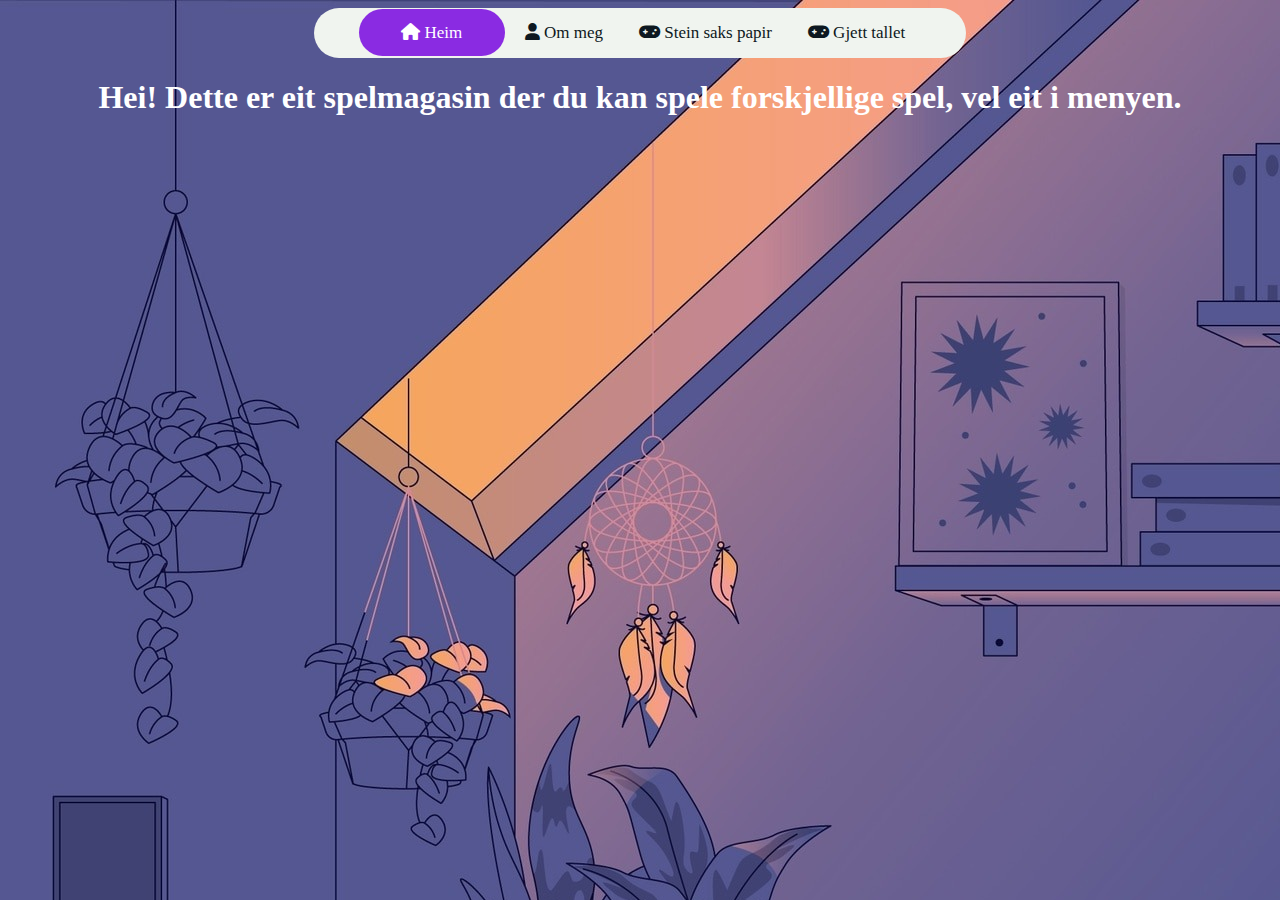
<file: index.html>
<!DOCTYPE html>
<html lang="en">
<head>
  <meta charset="UTF-8">
  <meta name="viewport" content="width=device-width, initial-scale=1.0">
  <title>Spelmagasin</title>
  <link rel="stylesheet" href="css/main.css">
  <link rel="stylesheet" href="https://cdnjs.cloudflare.com/ajax/libs/font-awesome/6.0.0-beta3/css/all.min.css">
</head>
<body>
  <div>
    <div class="topnav"> 
      <a class="active" href="index.html"><i class="fa-solid fa-house"></i> Heim</a>
      <a href="about.html"> <i class="fa-solid fa-user"></i> Om meg</a> 
      <a href="steinsakspapir.html"> <i class="fa-solid fa-gamepad"></i> Stein saks papir</a>
      <a href="guessthenumber.html"> <i class="fa-solid fa-gamepad"></i> Gjett tallet</a>
    </div>
  </div>
  <h1>Hei! Dette er eit spelmagasin der du kan spele forskjellige spel, vel eit i menyen.</h1>
</body>
</html>
</file>
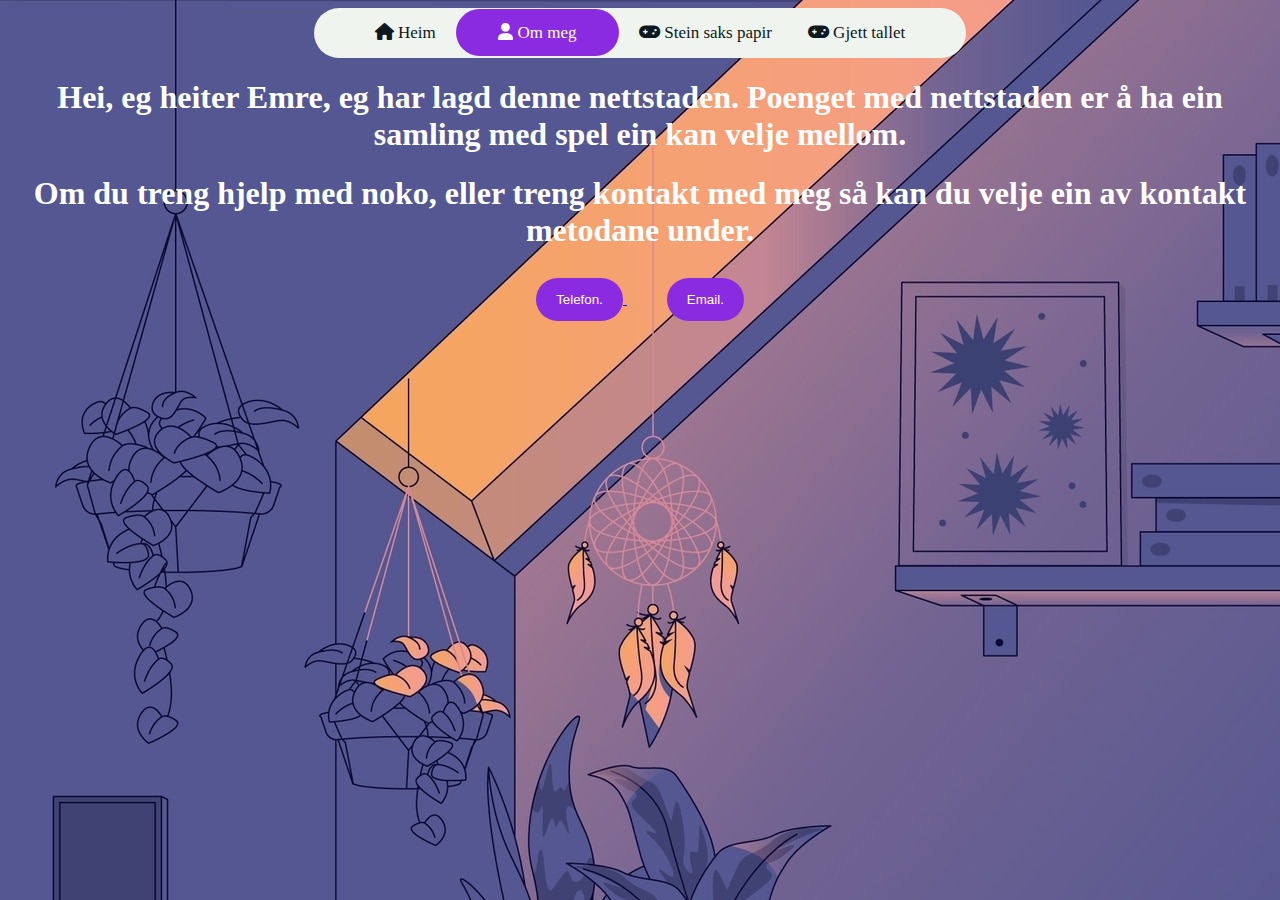
<file: about.html>
<!DOCTYPE html>
<html lang="en">
<head>
    <meta charset="UTF-8">
    <meta name="viewport" content="width=device-width, initial-scale=1.0">
    <title>Spelmagasin</title>
    <link rel="stylesheet" href="css/main.css">
    <link rel="stylesheet" href="https://cdnjs.cloudflare.com/ajax/libs/font-awesome/6.0.0-beta3/css/all.min.css"> <!--Denne koden er for å hente ikona som eg har plassert rundt på sida mi - This code is to get the icons that I have placed on my website.-->
    
</head>
<body>
    <div>
        <div class="topnav"> <!-- Denne div koden med topnav klassen er for å sørge for at alt eg skal ha i navbaren min holder seg i lag - This div with the class topnav stays together -->
          <a href="index.html"><i class="fa-solid fa-house"></i> Heim</a> <!-- Denne koden gjer at når eg trykke på heim i topnaven så komme eg til sida index.html, det er og ein i kode her som henter ikonet til heim - This code specifies that if I click heim in the topnav that it redirects me to index.html, theres also an i code here which gets the icon for heim-->
          <a class="active" href="about.html"> <i class="fa-solid fa-user"></i> Om meg</a> <!--Denne koden gjer at når eg trykke på om meg i topnaven så kjem eg til about.html, den henter og ikonet til om meg - This code specifies that if I click om meg it will redirect to about.html, the i code here gets the icon for om meg-->
          <a href="steinsakspapir.html"> <i class="fa-solid fa-gamepad"></i> Stein saks papir</a>
          <a href="guessthenumber.html "> <i class="fa-solid fa-gamepad"></i> Gjett tallet</a> <!--Denne koden gjer at når eg trykke på gjett tallet i topnaven så kjem eg til guessthenumber.html, den henter og ikonet til gjett tallet - This code specifies that if I click gjett tallet it will redirect to guessthenumber.html, the i code here gets the icon for gjett tallet-->
        </div>
    </div>
    <h1> Hei, eg heiter Emre, eg har lagd denne nettstaden. Poenget med nettstaden er å ha ein samling med spel ein kan velje mellom.</h1> 
    <h1> Om du treng hjelp med noko, eller treng kontakt med meg så kan du velje ein av kontakt metodane under. </h1>
    
    <a href="tlf:+4795553532">
        <button>
          Telefon.
        </button>
    </a>
    <a href="mailto:emre07.yirmi@gmail.com">
        <button class="right">
          Email.
        </button>
    </a>
</file>
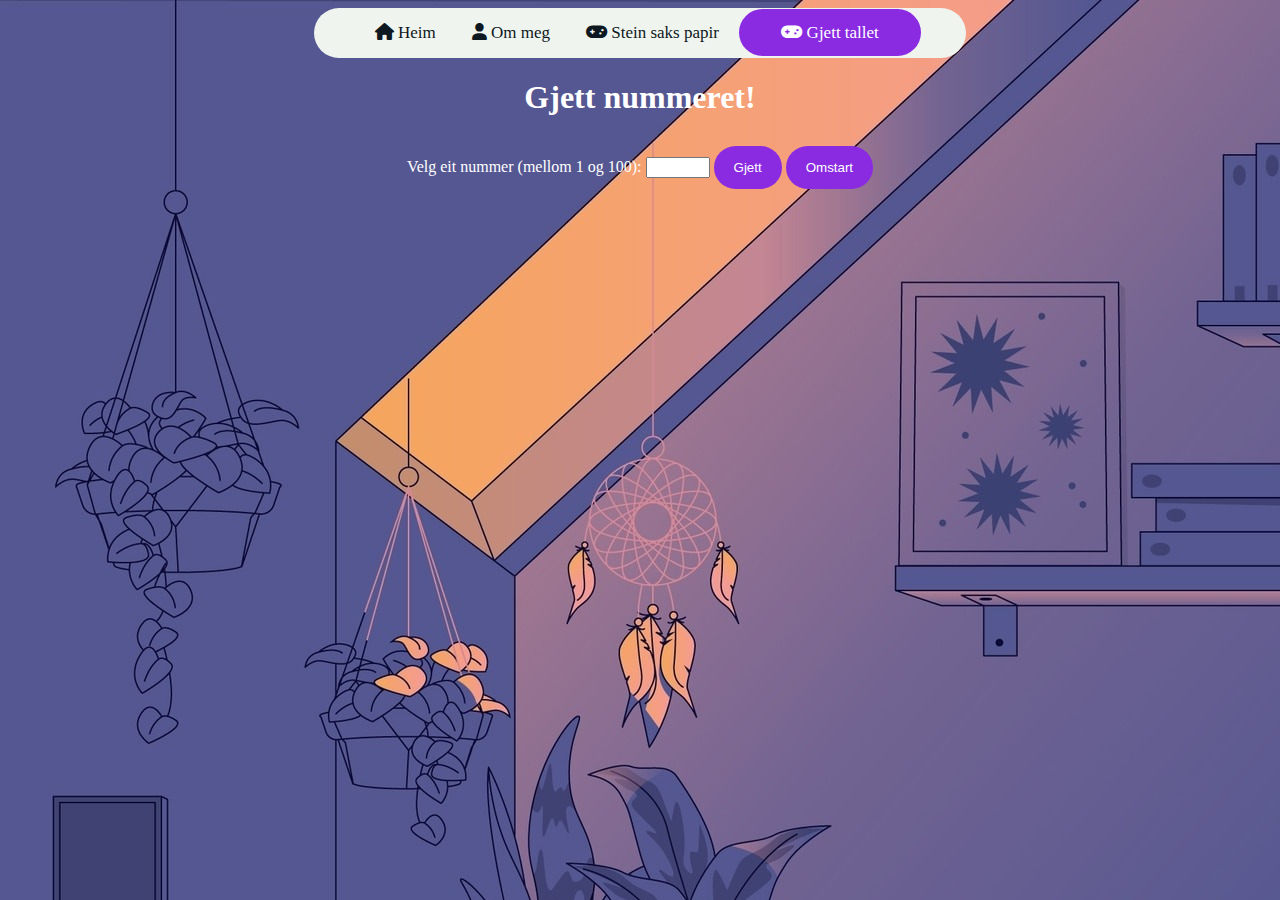
<file: guessthenumber.html>
<!DOCTYPE html>
<html lang="en">
<head>
    <meta charset="UTF-8">
    <meta name="viewport" content="width=device-width, initial-scale=1.0">
    <title>Guess the number!</title>
    <link rel="stylesheet" href="css/main.css">
    <link rel="stylesheet" href="https://cdnjs.cloudflare.com/ajax/libs/font-awesome/6.0.0-beta3/css/all.min.css">
</head>
<body>
    <div>
        <div class="topnav">
            <a href="index.html"><i class="fa-solid fa-house"></i> Heim</a>
            <a href="about.html"> <i class="fa-solid fa-user"></i> Om meg</a>
            <a href="steinsakspapir.html"> <i class="fa-solid fa-gamepad"></i> Stein saks papir</a>
            <a class="active" href="guessthenumber.html"> <i class="fa-solid fa-gamepad"></i> Gjett tallet</a>
        </div>
    </div>
    <h1>Gjett nummeret!</h1>

    <label for="guessInput">Velg eit nummer (mellom 1 og 100):</label>
    <input type="number" id="guessInput" min="1" max="100">
    <button onclick="checkGuess()">Gjett</button>
    <button onclick="restartGame()">Omstart</button>
    <p id="resultMessage"></p>

    <script src="js/guessthenumber.js"></script> 
    </body>
</html>
</file>
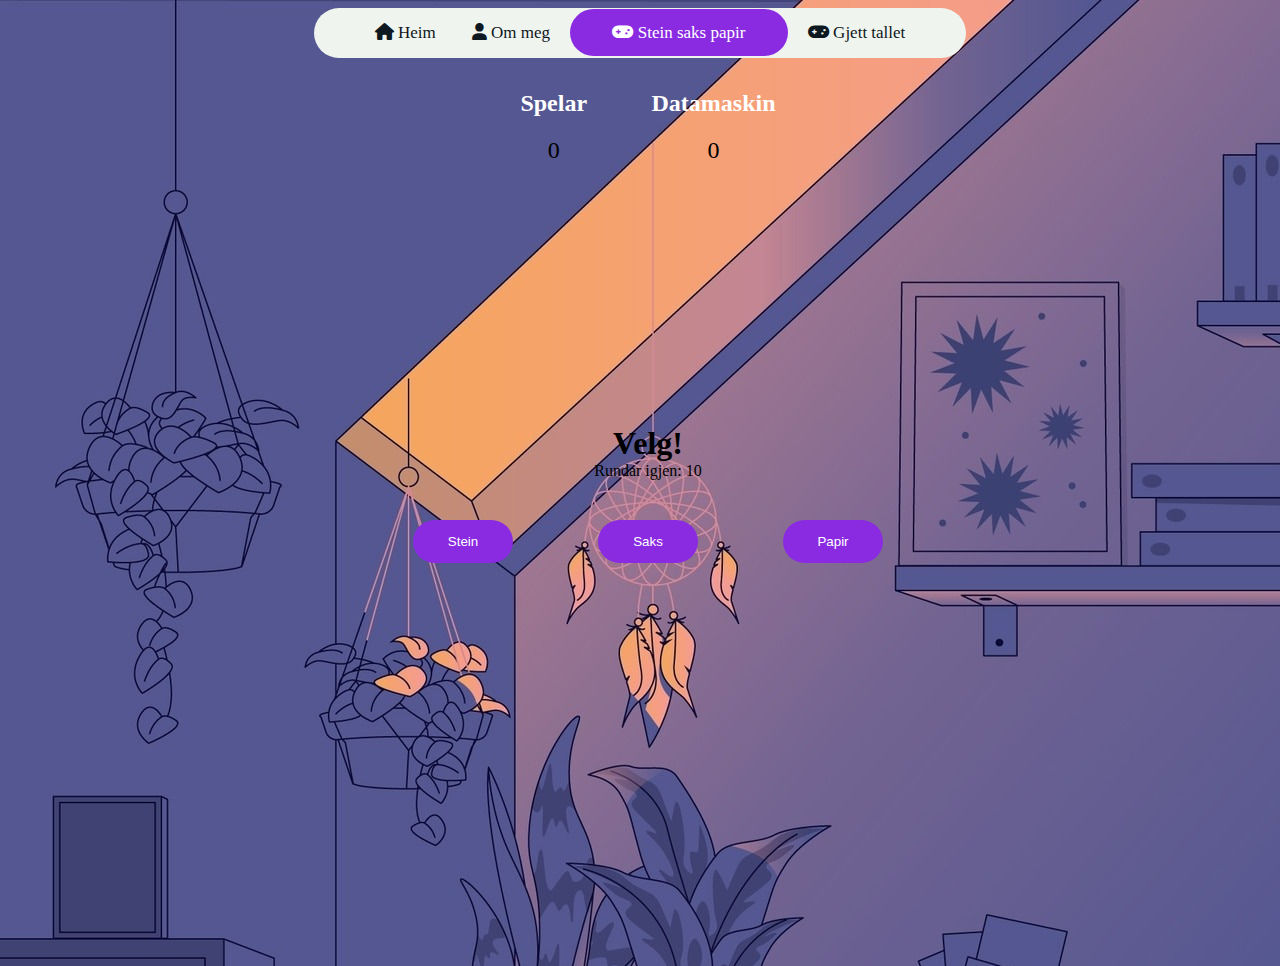
<file: steinsakspapir.html>
<!-- index.html -->
<!DOCTYPE html> 
<html lang="en"> 
<head> 
	<meta charset="UTF-8"> 
	<meta name="viewport" content="width=device-width, initial-scale=1.0"> 
	<link rel="stylesheet" href="css/main.css"> 
	<link rel="stylesheet" href="https://cdnjs.cloudflare.com/ajax/libs/font-awesome/6.0.0-beta3/css/all.min.css">
	<title>Stein saks papir</title> 
</head> 
<body> 
	<div class="topnav">
		<a href="index.html"><i class="fa-solid fa-house"></i> Heim</a>
		<a href="about.html"> <i class="fa-solid fa-user"></i> Om meg</a>
		<a class="active" href="steinsakspapir.html"> <i class="fa-solid fa-gamepad"></i> Stein saks papir</a>
		<a href="guessthenumber.html"> <i class="fa-solid fa-gamepad"></i> Gjett tallet</a>
	</div>
	
	<section class="game"> 
		<div class="score"> 
			<div class="playerScore"> 
				<h2>Spelar</h2> 
				<p class="p-count count">0</p> 
			</div>	 
			<div class="computerScore"> 
				<h2>Datamaskin</h2> 
				<p class="c-count count">0</p> 
			</div> 
		</div> 
		
		<div class="move">Velg!</div> 
		
		<div class="movesleft">Rundar igjen: 10 </div> 
		
		<div class="options"> 
			<button class="rock" style="background-color: blueviolet; padding: 14px 20px; margin: 8px 0; border: none; cursor: pointer; border-radius: 25px; color: white;">Stein</button> 
			<button class="paper" style="background-color: blueviolet; padding: 14px 20px; margin: 8px 0; border: none; cursor: pointer; border-radius: 25px; color: white;">Saks</button> 
			<button class="scissor" style="background-color: blueviolet; padding: 14px 20px; margin: 8px 0; border: none; cursor: pointer; border-radius: 25px; color: white;">Papir</button>	 
		</div> 
		
		<div class="result"></div> 
	</section> 

	<script src="js/steinsakspapir.js"></script> 
</body> 
</html>
</file>
<file: css/main.css>
body{
    background-image: url("../images/jahallo.jpg");
    justify-content: center;
    text-align: center;
}
        .topnav { 
    background-color: #F0F4EF;
    overflow: hidden;
    text-align: center;
    margin: auto;
    padding: 15px;
    width: fit-content;
    border-radius: 25px;
    padding-left: 45px;
    padding-right: 45px;
  }
  
  .topnav a { 
    color: #0D1821;
    text-align: center;
    padding: 14px 16px;
    text-decoration: none;
    font-size: 17px;
    border-radius: 25px;
  }
  
  .topnav a.active {    
    background-color: blueviolet;
    color: white;
    padding-left:42.5px;
    padding-right: 42.5px;
  }

  h1{
    color: white;
  }
  button {
    background-color: blueviolet;
    padding: 14px 20px;
    margin: 8px 0;
    border: none;
    cursor: pointer;
    border-radius: 25px;
    color: white;
  }
  button.right {
    margin-left: 40px;
  } 

  /* styles.css */

/* To center everything in game */
.game{ 
	display: flex; 
	flex-direction: column; 
	height: 100vh; 
	width: 100vw; 
	justify-content: center; 
	align-items: center; 
} 

/* Title of the game */
.title{ 
	position: absolute; 
	top: 0; 
	font-size: 4rem; 
	z-index: 2; 
} 

/* Score Board */
.score{ 
	display: flex; 
	width: 30vw; 
	justify-content: space-evenly; 
	position: absolute; 
	top: 70px; 
	z-index: 1; 
} 

/* Score */
.p-count,.c-count{ 
	text-align: center; 
	font-size: 1.5rem; 
	margin-top: 1rem; 
} 

/* displaying three buttons in one line */
.options{ 
	display: flex; 
	width: 50vw; 
	justify-content: space-evenly; 
	margin-top: 2rem; 
} 

/* Styling on all three buttons */
.rock, .paper, .scissor{ 
	padding: 0.8rem; 
	width: 100px; 
	border-radius: 10px; 
	background: green; 
	outline: none; 
	border-color: green; 
	border: none; 
	cursor: pointer; 
} 

.move{ 
	font-size: 2rem; 
	font-weight: bold; 
} 

/* Reload button style */
.reload { 
	display: none; 
	margin-top: 2rem; 
	padding: 1rem; 
	background: green; 
	outline: none; 
	border: none; 
	border-radius: 10px; 
	cursor: pointer; 
} 

.result{ 
	margin-top: 20px; 
	font-size: 1.2rem; 
} 

.title{ 
	justify-content: center; 
}
.board {
	display: grid;
	grid-template-columns: repeat(3, 1fr);
	gap: 5px; /* Decreased the gap between cells to 5px */
}
.cell {
	width: 100px;
	height: 100px;
	background-color: lightgray;
	display: flex;
	justify-content: center;
	align-items: center;
	font-size: 24px;
	cursor: pointer;
}
/* To center everything in game */
.game{ 
	display: flex; 
	flex-direction: column; 
	height: 100vh; 
	width: 100vw; 
	justify-content: center; 
	align-items: center; 
} 

/* Title of the game */
.title{ 
	position: absolute; 
	top: 0; 
	font-size: 4rem; 
	z-index: 2; 
} 

/* Score Board */
.score{ 
	display: flex; 
	width: 30vw; 
	justify-content: space-evenly; 
	position: absolute; 
	top: 70px; 
	z-index: 1; 
} 

/* Score */
.p-count,.c-count{ 
	text-align: center; 
	font-size: 1.5rem; 
	margin-top: 1rem; 
} 

/* displaying three buttons in one line */
.options{ 
	display: flex; 
	width: 50vw; 
	justify-content: space-evenly; 
	margin-top: 2rem; 
} 

/* Styling on all three buttons */
.rock, .paper, .scissor{ 
	padding: 0.8rem; 
	width: 100px; 
	border-radius: 10px; 
	background: green; 
	outline: none; 
	border-color: green; 
	border: none; 
	cursor: pointer; 
} 

.move{ 
	font-size: 2rem; 
	font-weight: bold; 
} 

/* Reload button style */
.reload { 
	display: none; 
	margin-top: 2rem; 
	padding: 1rem; 
	background: green; 
	outline: none; 
	border: none; 
	border-radius: 10px; 
	cursor: pointer; 
} 

.result{ 
	margin-top: 20px; 
	font-size: 1.2rem; 
} 

.title{ 
	justify-content: center; 
}

h2 {
	color: white;
}

label { /* gjer label kvit */
	color: white;
}
</file>
